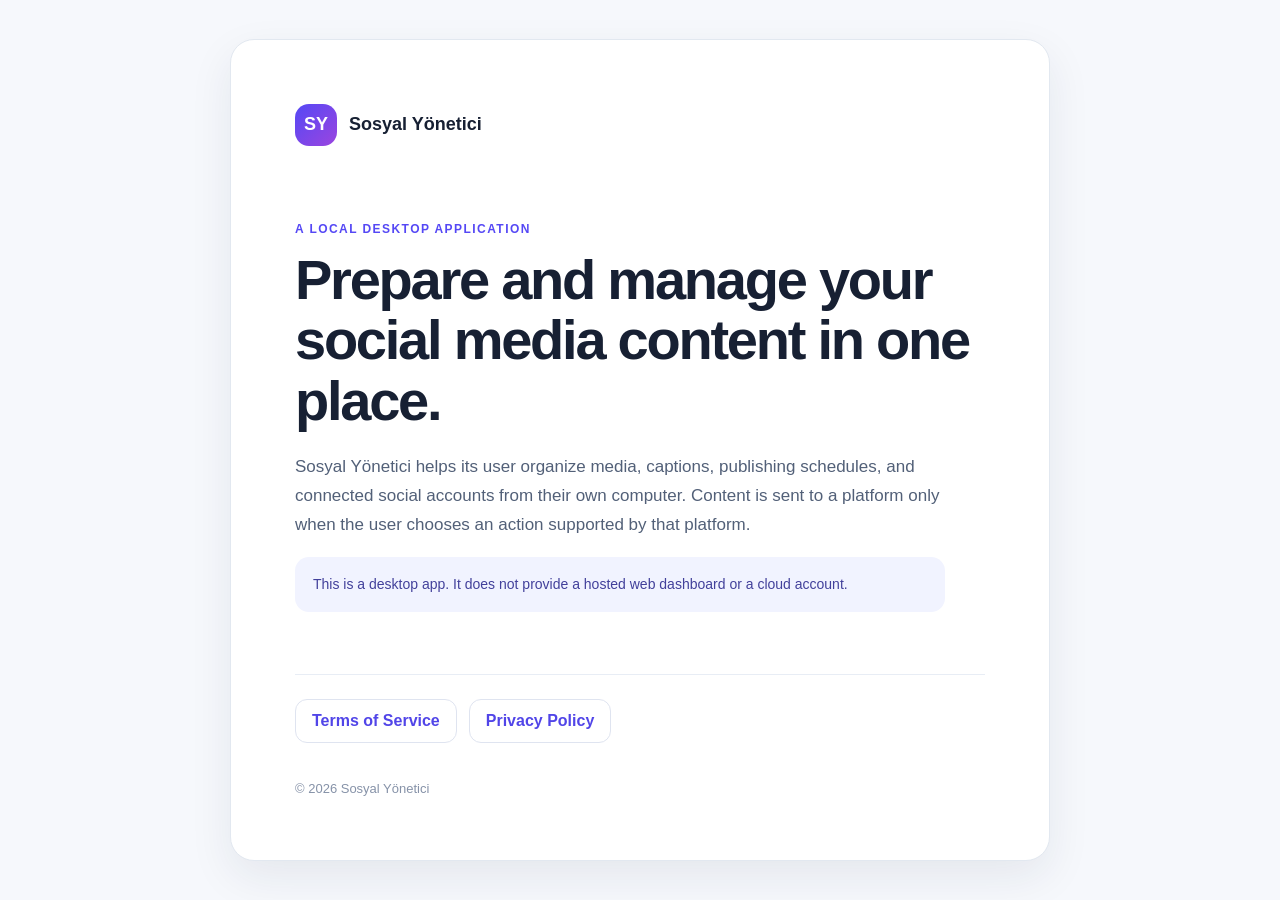
<file: index.html>
<!doctype html>
<html lang="en">
<head>
  <meta charset="utf-8">
  <meta name="viewport" content="width=device-width, initial-scale=1">
  <meta name="description" content="Sosyal Yönetici is a local desktop app for preparing and managing social media content.">
  <title>Sosyal Yönetici — Local Social Media Manager</title>
  <link rel="stylesheet" href="./style.css">
</head>
<body>
  <main class="shell">
    <header class="brand"><span class="mark">SY</span><span>Sosyal Yönetici</span></header>
    <section class="hero">
      <p class="eyebrow">A local desktop application</p>
      <h1>Prepare and manage your social media content in one place.</h1>
      <p class="intro">Sosyal Yönetici helps its user organize media, captions, publishing schedules, and connected social accounts from their own computer. Content is sent to a platform only when the user chooses an action supported by that platform.</p>
      <p class="note">This is a desktop app. It does not provide a hosted web dashboard or a cloud account.</p>
    </section>
    <nav class="links" aria-label="Legal information">
      <a href="./terms/">Terms of Service</a>
      <a href="./privacy/">Privacy Policy</a>
    </nav>
    <footer>© 2026 Sosyal Yönetici</footer>
  </main>
</body>
</html>
</file>
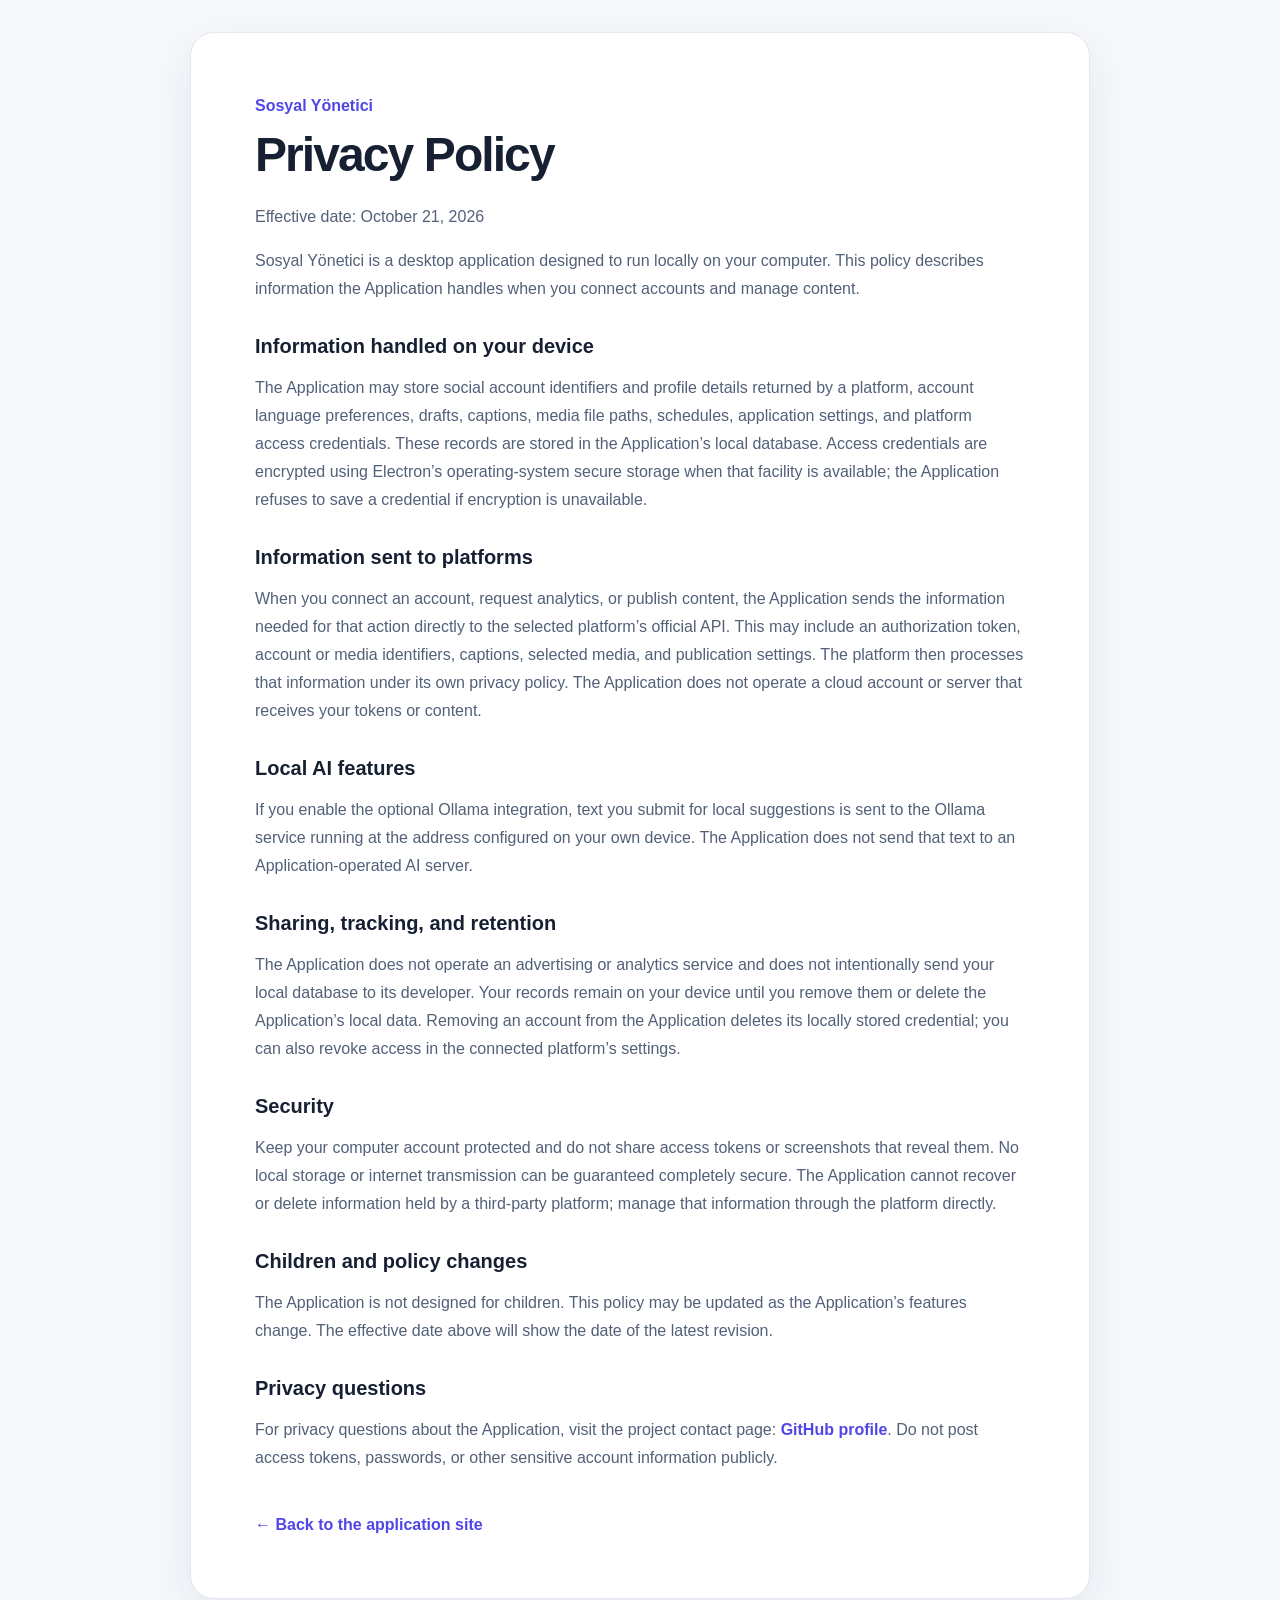
<file: privacy/index.html>
<!doctype html>
<html lang="en">
<head>
  <meta charset="utf-8"><meta name="viewport" content="width=device-width, initial-scale=1">
  <title>Privacy Policy — Sosyal Yönetici</title><link rel="stylesheet" href="../style.css">
</head>
<body><main class="shell document">
  <a href="../">Sosyal Yönetici</a>
  <h1>Privacy Policy</h1>
  <p>Effective date: October 21, 2026</p>
  <p>Sosyal Yönetici is a desktop application designed to run locally on your computer. This policy describes information the Application handles when you connect accounts and manage content.</p>
  <h2>Information handled on your device</h2>
  <p>The Application may store social account identifiers and profile details returned by a platform, account language preferences, drafts, captions, media file paths, schedules, application settings, and platform access credentials. These records are stored in the Application’s local database. Access credentials are encrypted using Electron’s operating-system secure storage when that facility is available; the Application refuses to save a credential if encryption is unavailable.</p>
  <h2>Information sent to platforms</h2>
  <p>When you connect an account, request analytics, or publish content, the Application sends the information needed for that action directly to the selected platform’s official API. This may include an authorization token, account or media identifiers, captions, selected media, and publication settings. The platform then processes that information under its own privacy policy. The Application does not operate a cloud account or server that receives your tokens or content.</p>
  <h2>Local AI features</h2>
  <p>If you enable the optional Ollama integration, text you submit for local suggestions is sent to the Ollama service running at the address configured on your own device. The Application does not send that text to an Application-operated AI server.</p>
  <h2>Sharing, tracking, and retention</h2>
  <p>The Application does not operate an advertising or analytics service and does not intentionally send your local database to its developer. Your records remain on your device until you remove them or delete the Application’s local data. Removing an account from the Application deletes its locally stored credential; you can also revoke access in the connected platform’s settings.</p>
  <h2>Security</h2>
  <p>Keep your computer account protected and do not share access tokens or screenshots that reveal them. No local storage or internet transmission can be guaranteed completely secure. The Application cannot recover or delete information held by a third-party platform; manage that information through the platform directly.</p>
  <h2>Children and policy changes</h2>
  <p>The Application is not designed for children. This policy may be updated as the Application’s features change. The effective date above will show the date of the latest revision.</p>
  <h2>Privacy questions</h2>
  <p>For privacy questions about the Application, visit the project contact page: <a href="https://github.com/bugraderin">GitHub profile</a>. Do not post access tokens, passwords, or other sensitive account information publicly.</p>
  <a class="back" href="../">← Back to the application site</a>
</main></body></html>
</file>
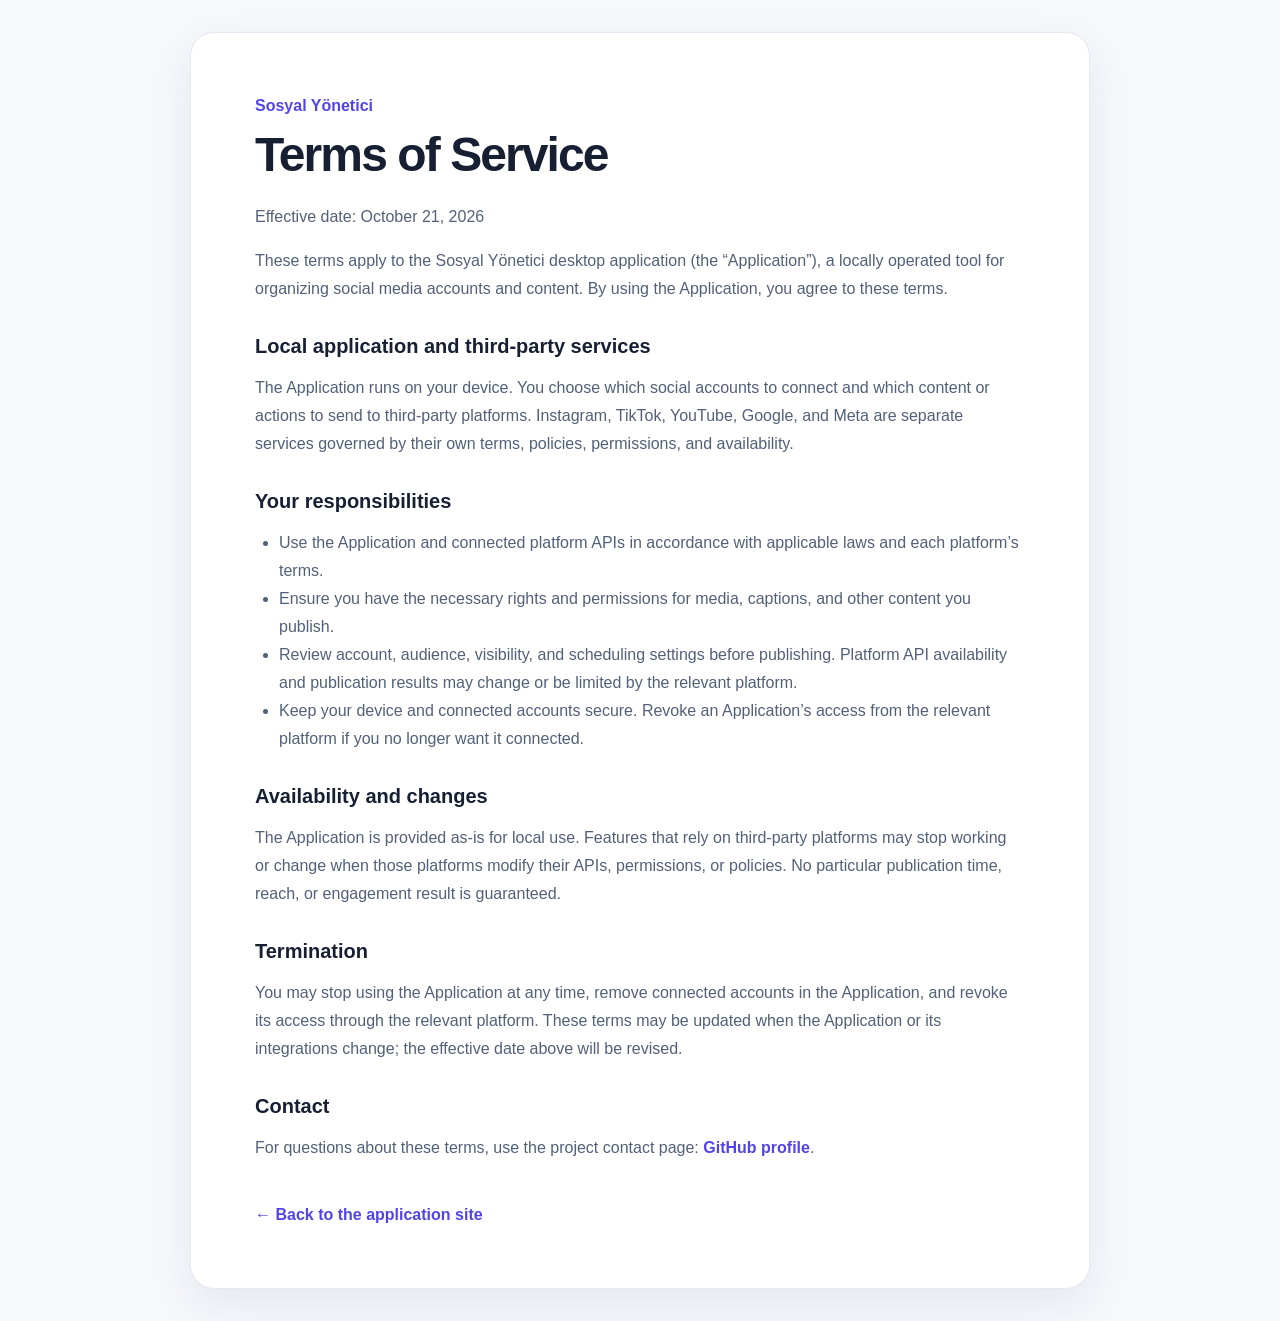
<file: terms/index.html>
<!doctype html>
<html lang="en">
<head>
  <meta charset="utf-8"><meta name="viewport" content="width=device-width, initial-scale=1">
  <title>Terms of Service — Sosyal Yönetici</title><link rel="stylesheet" href="../style.css">
</head>
<body><main class="shell document">
  <a href="../">Sosyal Yönetici</a>
  <h1>Terms of Service</h1>
  <p>Effective date: October 21, 2026</p>
  <p>These terms apply to the Sosyal Yönetici desktop application (the “Application”), a locally operated tool for organizing social media accounts and content. By using the Application, you agree to these terms.</p>
  <h2>Local application and third-party services</h2>
  <p>The Application runs on your device. You choose which social accounts to connect and which content or actions to send to third-party platforms. Instagram, TikTok, YouTube, Google, and Meta are separate services governed by their own terms, policies, permissions, and availability.</p>
  <h2>Your responsibilities</h2>
  <ul><li>Use the Application and connected platform APIs in accordance with applicable laws and each platform’s terms.</li><li>Ensure you have the necessary rights and permissions for media, captions, and other content you publish.</li><li>Review account, audience, visibility, and scheduling settings before publishing. Platform API availability and publication results may change or be limited by the relevant platform.</li><li>Keep your device and connected accounts secure. Revoke an Application’s access from the relevant platform if you no longer want it connected.</li></ul>
  <h2>Availability and changes</h2>
  <p>The Application is provided as-is for local use. Features that rely on third-party platforms may stop working or change when those platforms modify their APIs, permissions, or policies. No particular publication time, reach, or engagement result is guaranteed.</p>
  <h2>Termination</h2>
  <p>You may stop using the Application at any time, remove connected accounts in the Application, and revoke its access through the relevant platform. These terms may be updated when the Application or its integrations change; the effective date above will be revised.</p>
  <h2>Contact</h2>
  <p>For questions about these terms, use the project contact page: <a href="https://github.com/bugraderin">GitHub profile</a>.</p>
  <a class="back" href="../">← Back to the application site</a>
</main></body></html>
</file>
<file: style.css>
:root { color-scheme: light; font-family: Inter, -apple-system, BlinkMacSystemFont, "Segoe UI", sans-serif; color: #172033; background: #f6f8fc; }
* { box-sizing: border-box; }
body { margin: 0; min-height: 100vh; display: grid; place-items: center; padding: 32px 18px; }
.shell { width: min(820px, 100%); background: white; border: 1px solid #e2e8f0; border-radius: 24px; padding: clamp(28px, 6vw, 64px); box-shadow: 0 16px 44px rgba(20, 32, 60, .08); }
.brand { display: flex; align-items: center; gap: 12px; font-size: 18px; font-weight: 800; }
.mark { display: grid; place-items: center; width: 42px; height: 42px; border-radius: 14px; color: white; background: linear-gradient(135deg, #5548f5, #9b45df); }
.hero { padding: 64px 0 48px; }
.eyebrow { color: #5548f5; text-transform: uppercase; letter-spacing: .12em; font-size: 12px; font-weight: 800; }
h1 { max-width: 680px; margin: 14px 0 22px; font-size: clamp(34px, 6vw, 56px); line-height: 1.08; letter-spacing: -.04em; }
.intro, .note { max-width: 650px; color: #526078; font-size: 17px; line-height: 1.7; }
.note { padding: 16px 18px; border-radius: 14px; background: #f1f3ff; color: #42409b; font-size: 14px; }
.links { display: flex; flex-wrap: wrap; gap: 12px; border-top: 1px solid #e8edf5; padding-top: 24px; }
a { color: #5145e8; font-weight: 700; text-decoration: none; }
a:hover { text-decoration: underline; }
.links a { padding: 12px 16px; border: 1px solid #dfe4f0; border-radius: 12px; }
footer { margin-top: 38px; color: #8692a8; font-size: 13px; }
.document { width: min(900px, 100%); }
.document h1 { font-size: clamp(34px, 5vw, 48px); }
.document h2 { margin: 32px 0 10px; font-size: 20px; }
.document p, .document li { color: #526078; font-size: 16px; line-height: 1.75; }
.document ul { padding-left: 24px; }
.back { display: inline-block; margin-top: 28px; }
</file>
